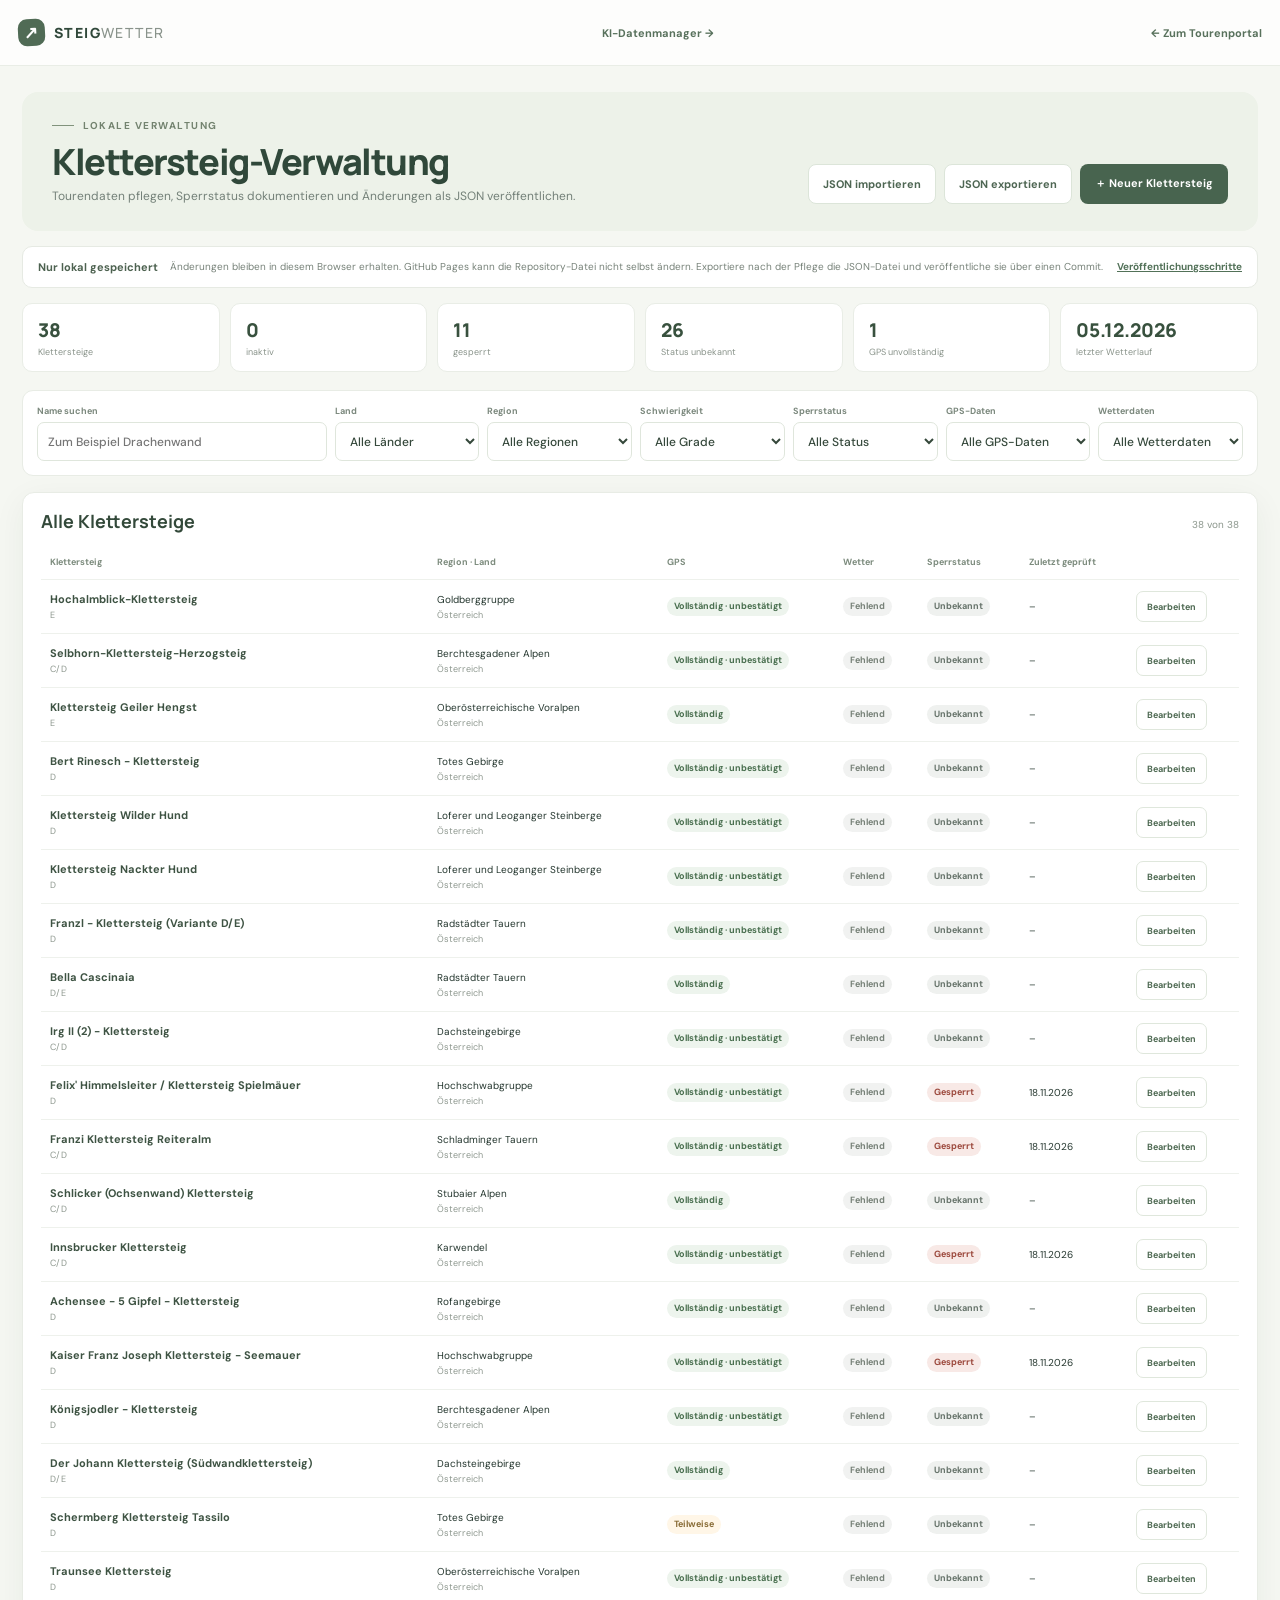
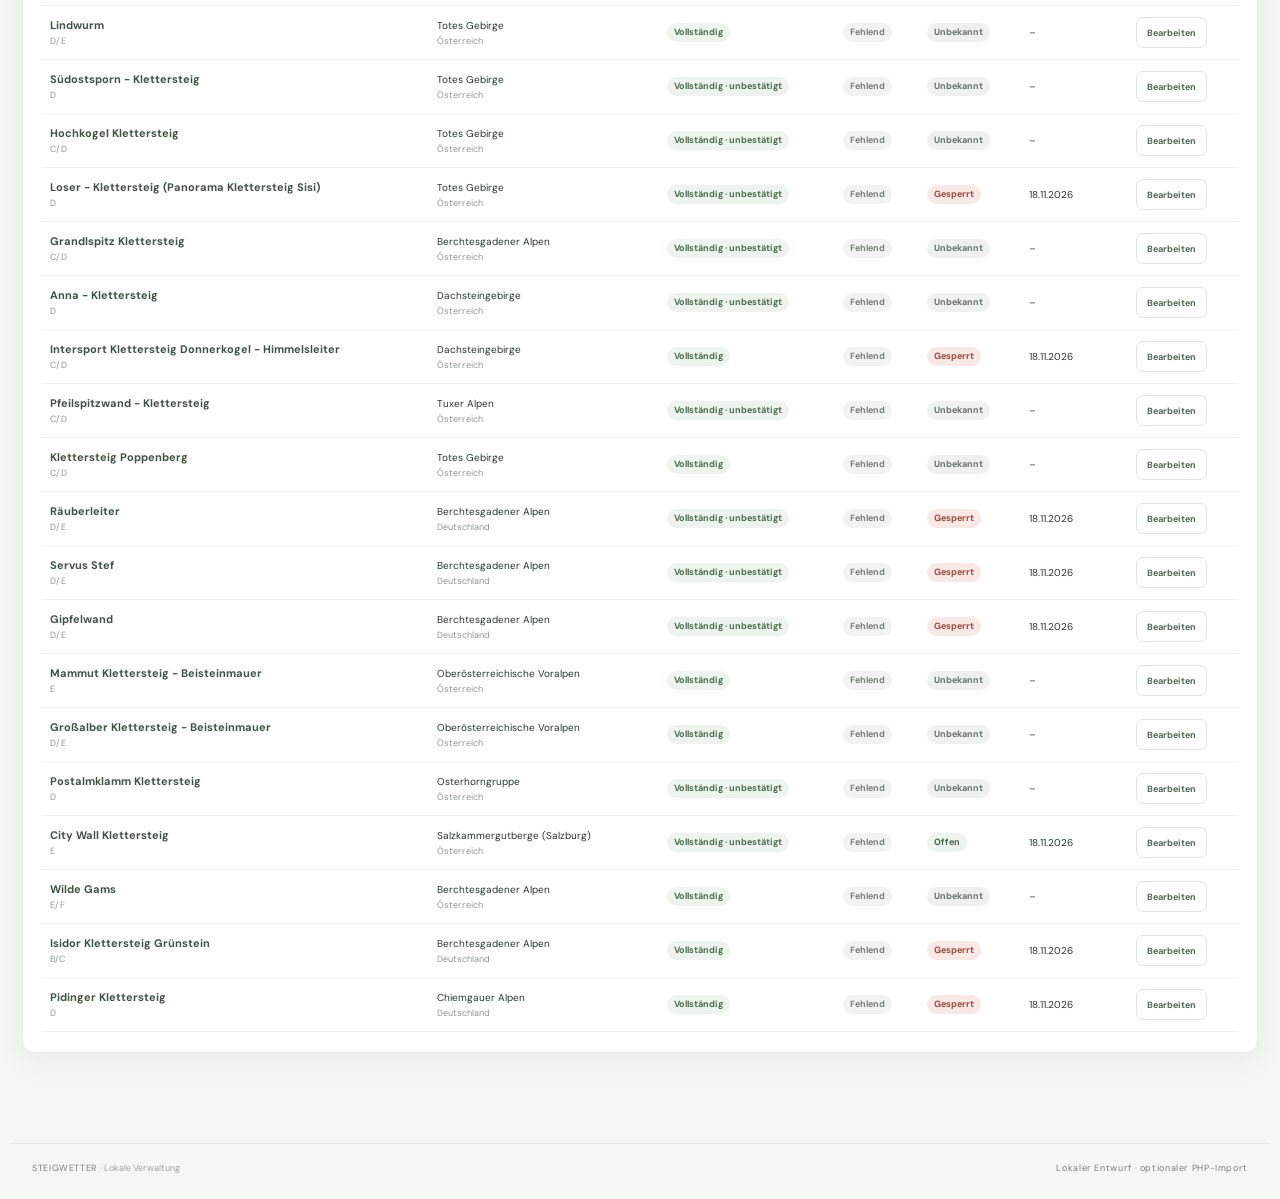
<file: admin.html>
<!doctype html>
<html lang="de">
<head>
  <meta charset="utf-8">
  <meta name="viewport" content="width=device-width, initial-scale=1">
  <meta name="theme-color" content="#f5f7f2">
  <meta name="description" content="Lokale Verwaltung der Klettersteige und Sperrstatus." />
  <title>Klettersteig-Verwaltung — Steigwetter</title>
  <link rel="icon" type="image/svg+xml" href="assets/icons/favicon.svg">
  <link rel="preconnect" href="https://fonts.googleapis.com">
  <link rel="preconnect" href="https://fonts.gstatic.com" crossorigin>
  <link href="https://fonts.googleapis.com/css2?family=DM+Sans:wght@400;500;600;700&family=Manrope:wght@500;600;700;800&display=swap" rel="stylesheet">
  <link rel="stylesheet" href="css/style.css">
  <script type="module" src="js/admin.js"></script>
</head>
<body class="admin-page">
  <header class="topbar admin-topbar">
    <a class="brand" href="index.html" aria-label="Zurück zu Steigwetter"><span class="brand-mark">↗</span><span>STEIG<span class="brand-light">WETTER</span></span></a>
    <a class="admin-back" href="admin/ai-manager.html">KI-Datenmanager →</a>
    <a class="admin-back" href="index.html">← Zum Tourenportal</a>
  </header>
  <main class="admin-shell">
    <section class="admin-hero">
      <div><div class="eyebrow"><span class="eyebrow-line"></span> LOKALE VERWALTUNG</div><h1>Klettersteig-Verwaltung</h1><p>Tourendaten pflegen, Sperrstatus dokumentieren und Änderungen als JSON veröffentlichen.</p></div>
      <div class="admin-actions">
        <button class="admin-button secondary" id="import-button" type="button">JSON importieren</button>
        <button class="admin-button secondary" id="export-button" type="button">JSON exportieren</button>
        <button class="admin-button primary" id="add-button" type="button">＋ Neuer Klettersteig</button>
        <input id="import-file" type="file" accept="application/json,.json" hidden>
      </div>
    </section>
    <div class="admin-notice" id="admin-notice" role="status" hidden></div>
    <section class="admin-storage-note"><strong>Nur lokal gespeichert</strong><span>Änderungen bleiben in diesem Browser erhalten. GitHub Pages kann die Repository-Datei nicht selbst ändern. Exportiere nach der Pflege die JSON-Datei und veröffentliche sie über einen Commit.</span><a href="README.md#administration-und-veröffentlichen">Veröffentlichungsschritte</a></section>
    <section class="admin-summary" id="admin-summary" aria-live="polite"></section>
    <section class="admin-filters" aria-label="Klettersteige filtern">
      <label class="admin-search"><span>Name suchen</span><input id="search-filter" type="search" placeholder="Zum Beispiel Drachenwand"></label>
      <label><span>Land</span><select id="country-filter"><option value="">Alle Länder</option></select></label>
      <label><span>Region</span><select id="region-filter"><option value="">Alle Regionen</option></select></label>
      <label><span>Schwierigkeit</span><select id="difficulty-filter"><option value="">Alle Grade</option></select></label>
      <label><span>Sperrstatus</span><select id="closure-filter"><option value="">Alle Status</option></select></label>
      <label><span>GPS-Daten</span><select id="gps-filter"><option value="">Alle GPS-Daten</option><option value="missing">Fehlend</option><option value="partial">Teilweise</option><option value="complete">Vollständig</option></select></label>
      <label><span>Wetterdaten</span><select id="weather-filter"><option value="">Alle Wetterdaten</option><option value="missing">Fehlend</option><option value="partial">Teilweise</option><option value="complete">Vollständig</option></select></label>
    </section>
    <section class="admin-list-section">
      <div class="admin-list-heading"><h2>Alle Klettersteige</h2><span id="visible-count"></span></div>
      <div class="admin-table-wrap"><table class="admin-table"><thead><tr><th>Klettersteig</th><th>Region · Land</th><th>GPS</th><th>Wetter</th><th>Sperrstatus</th><th>Zuletzt geprüft</th><th></th></tr></thead><tbody id="admin-table-body"></tbody></table></div>
      <div class="admin-card-list" id="admin-card-list"></div>
      <p class="admin-empty" id="admin-empty" hidden>Keine Klettersteige für diese Filter gefunden.</p>
    </section>
  </main>

  <dialog id="edit-dialog" class="admin-dialog">
    <form id="route-form" class="admin-form">
      <div class="form-heading"><div><div class="eyebrow small">TOURENDATEN</div><h2 id="form-title">Klettersteig bearbeiten</h2></div><div class="form-heading-actions"><button class="route-active-toggle is-active" id="route-active-toggle" type="button" aria-pressed="true">● Aktiv</button><button class="dialog-close" id="close-dialog" type="button" aria-label="Schließen">×</button></div></div>
      <input id="route-id" type="hidden">
      <section class="route-import-panel" id="route-import-panel" aria-labelledby="route-import-title" hidden>
        <div><div class="eyebrow small">QUELLE ZUM STARTEN</div><h3 id="route-import-title">Klettersteig per URL importieren</h3><p>Die Seite wird serverseitig gelesen. Importwerte füllen nur leere Felder und müssen vor dem Speichern geprüft werden.</p></div>
        <div class="route-import-controls"><label for="route-import-url">Touren-URL</label><div><input id="route-import-url" type="url" inputmode="url" placeholder="https://www.bergsteigen.com/touren/…" autocomplete="url"><button class="admin-button secondary" id="route-import-button" type="button">Per Server-Import laden</button></div></div>
        <p class="route-import-status" id="route-import-status" role="status" aria-live="polite"></p>
        <div class="route-import-results" id="route-import-results" hidden></div>
      </section>
      <div class="form-grid">
        <label class="span-2"><span>Name</span><input id="route-name" required maxlength="160"></label>
        <label><span>Schwierigkeit</span><input id="route-difficulty" required maxlength="12" placeholder="C/D"></label>
        <label><span>Region / Gebirgsgruppe</span><input id="route-range" required maxlength="100"></label>
        <label><span>Land</span><input id="route-country" required maxlength="80"></label>
        <label><span>AlpinVerse-Bewertung (0–5)</span><input id="route-rating" type="number" min="0" max="5" step="0.1"></label>
        <label class="span-2"><span>Beschreibung</span><textarea id="route-description" rows="3"></textarea></label>
      </div>
      <fieldset class="form-fieldset"><legend>GPS und Höhen</legend><div class="form-grid">
        <label><span>Einstieg · Latitude</span><input id="entry-lat" type="number" min="-90" max="90" step="any"></label><label><span>Einstieg · Longitude</span><input id="entry-lon" type="number" min="-180" max="180" step="any"></label><label><span>Einstieg · Höhe (m)</span><input id="entry-elevation" type="number" min="-500" max="10000" step="1"></label><label class="check-label"><input id="entry-verified" type="checkbox"><span>Einstieg GPS verifiziert</span></label><label class="span-2"><span>Einstieg · GPS-Quelle</span><input id="entry-source" type="url" placeholder="https://…"></label><label class="span-2"><span>Einstieg · Prüfhinweis</span><input id="entry-verification-note" maxlength="240"></label>
        <label><span>Gipfel/Ausstieg · Latitude</span><input id="summit-lat" type="number" min="-90" max="90" step="any"></label><label><span>Gipfel/Ausstieg · Longitude</span><input id="summit-lon" type="number" min="-180" max="180" step="any"></label><label><span>Gipfel/Ausstieg · Höhe (m)</span><input id="summit-elevation" type="number" min="-500" max="10000" step="1"></label><label class="check-label"><input id="summit-verified" type="checkbox"><span>Gipfel GPS verifiziert</span></label><label class="span-2"><span>Gipfel/Ausstieg · GPS-Quelle</span><input id="summit-source" type="url" placeholder="https://…"></label><label class="span-2"><span>Gipfel/Ausstieg · Prüfhinweis</span><input id="summit-verification-note" maxlength="240"></label>
      </div></fieldset>
      <fieldset class="form-fieldset"><legend>Zeiten und Links</legend><div class="form-grid">
        <label><span>Zustieg (Minuten)</span><input id="approach-minutes" type="number" min="0" step="1"></label><label><span>Kletterzeit (Minuten)</span><input id="climb-minutes" type="number" min="0" step="1"></label><label><span>Abstieg (Minuten)</span><input id="descent-minutes" type="number" min="0" step="1"></label><label><span>Gesamtdauer (Minuten)</span><input id="duration-minutes" type="number" min="0" step="1"></label>
        <label class="span-2"><span>Externe Tourenlinks (eine Zeile je Link: Bezeichnung | URL)</span><textarea id="route-links" rows="4" placeholder="Bergsteigen.com | https://…"></textarea></label>
      </div></fieldset>
      <fieldset class="form-fieldset closure-fieldset"><legend>Sperrstatus und Prüfung</legend><div class="form-grid">
        <label><span>Status</span><select id="closure-status"></select></label><label><span>Informationsart</span><select id="closure-source-type"><option>Offiziell bestätigt</option><option>Nicht offizielle Quelle</option><option>Nicht verifiziert</option></select></label>
        <label class="span-2"><span>Sperrgrund / Einschränkung</span><input id="closure-reason" maxlength="240"></label>
        <label><span>Gültig ab</span><input id="closure-from" type="date"></label><label><span>Gültig bis</span><input id="closure-until" type="date"></label>
        <label class="span-2"><span>Quelle der Sperrstatus-Information</span><input id="closure-source" type="url" placeholder="https://…"></label>
        <label><span>Letzte Prüfung</span><input id="closure-checked" type="date"></label>
        <label class="check-label manual-check"><input id="closure-manual" type="checkbox"><span>Manuelle Festlegung – hat Vorrang vor automatischen Angaben</span></label>
        <label class="span-2"><span>Interne Notiz</span><textarea id="closure-note" rows="2"></textarea></label>
        <div class="span-2 automatic-note" id="automatic-note"></div>
      </div></fieldset>
      <div class="form-error" id="form-error" role="alert" hidden></div>
      <div class="form-actions"><button class="admin-button secondary" id="duplicate-button" type="button">Duplizieren</button><button class="admin-button danger" id="delete-button" type="button">Löschen</button><span class="action-spacer"></span><button class="admin-button secondary" id="cancel-button" type="button">Abbrechen</button><button class="admin-button primary" type="submit">Änderungen lokal speichern</button></div>
    </form>
  </dialog>
  <footer class="footer"><span>STEIGWETTER <span class="footer-muted">· Lokale Verwaltung</span></span><span>Lokaler Entwurf · optionaler PHP-Import</span></footer>
</body>
</html>
</file>
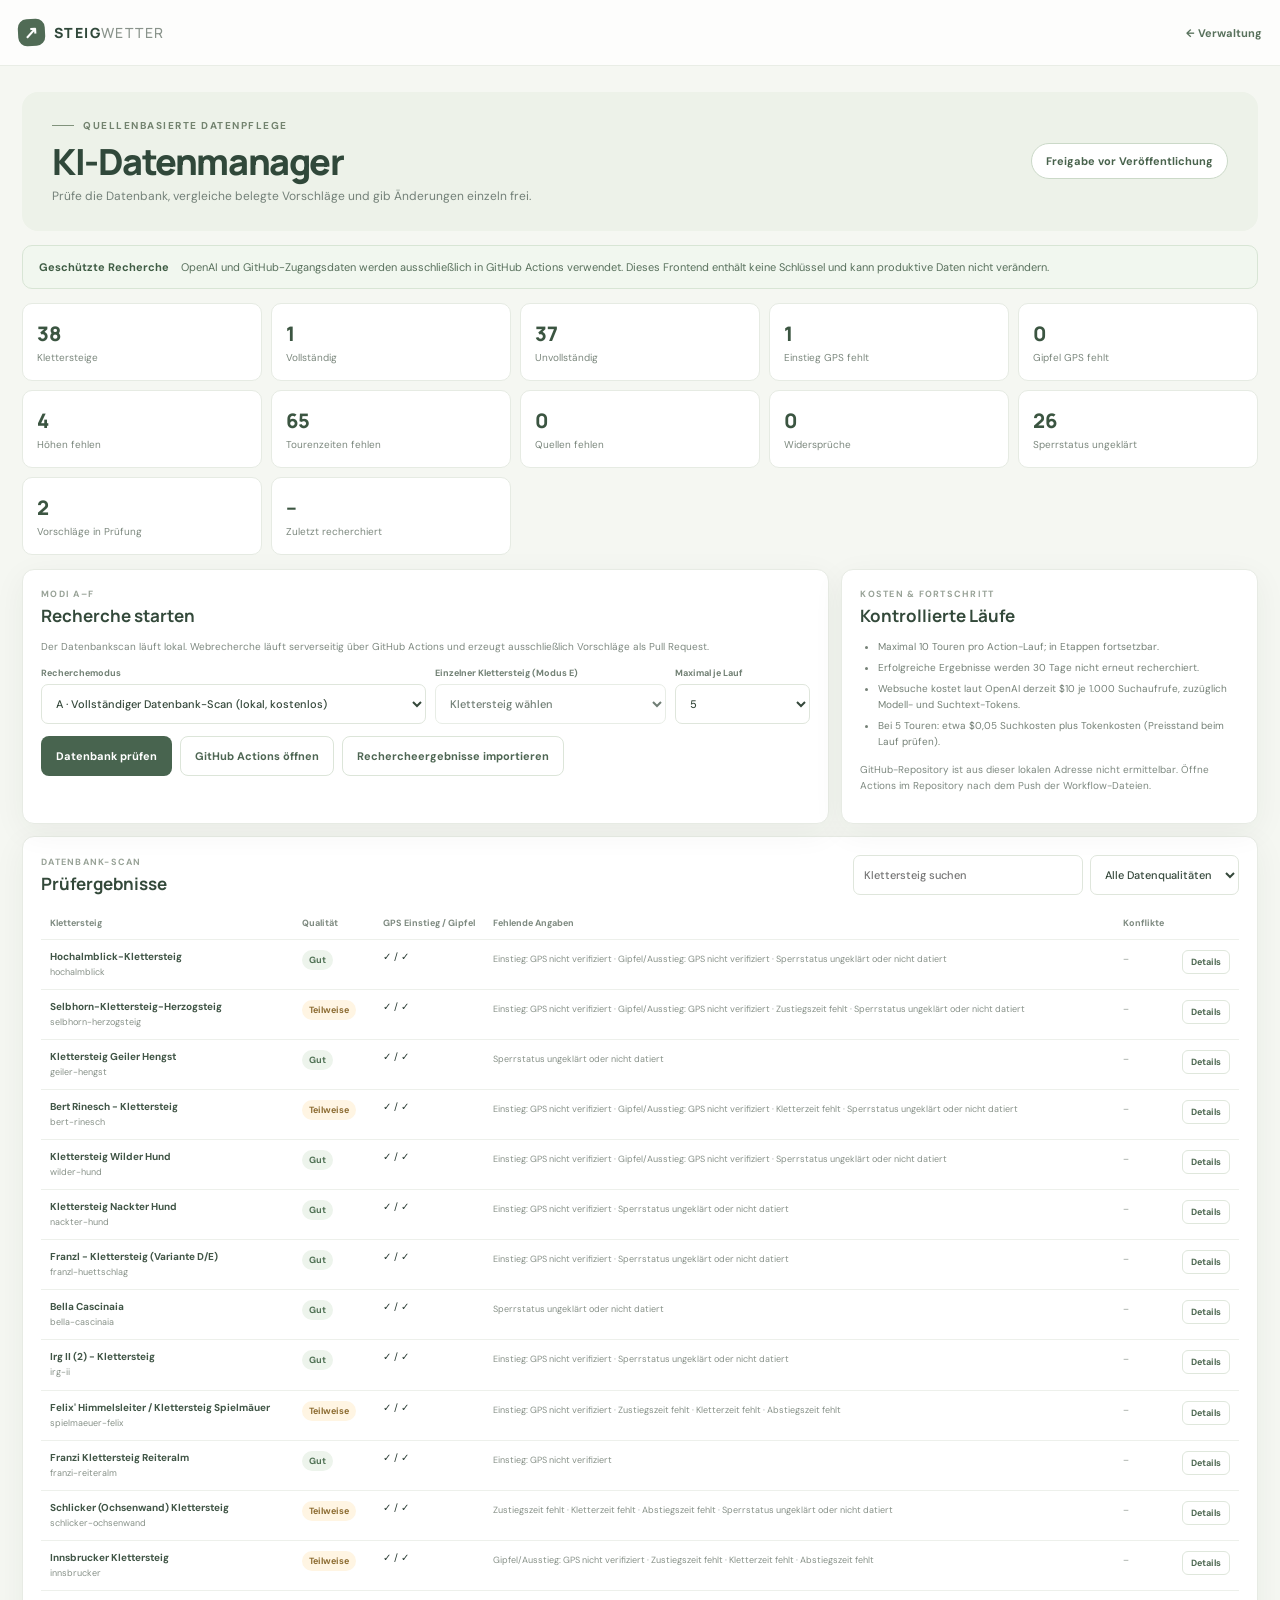
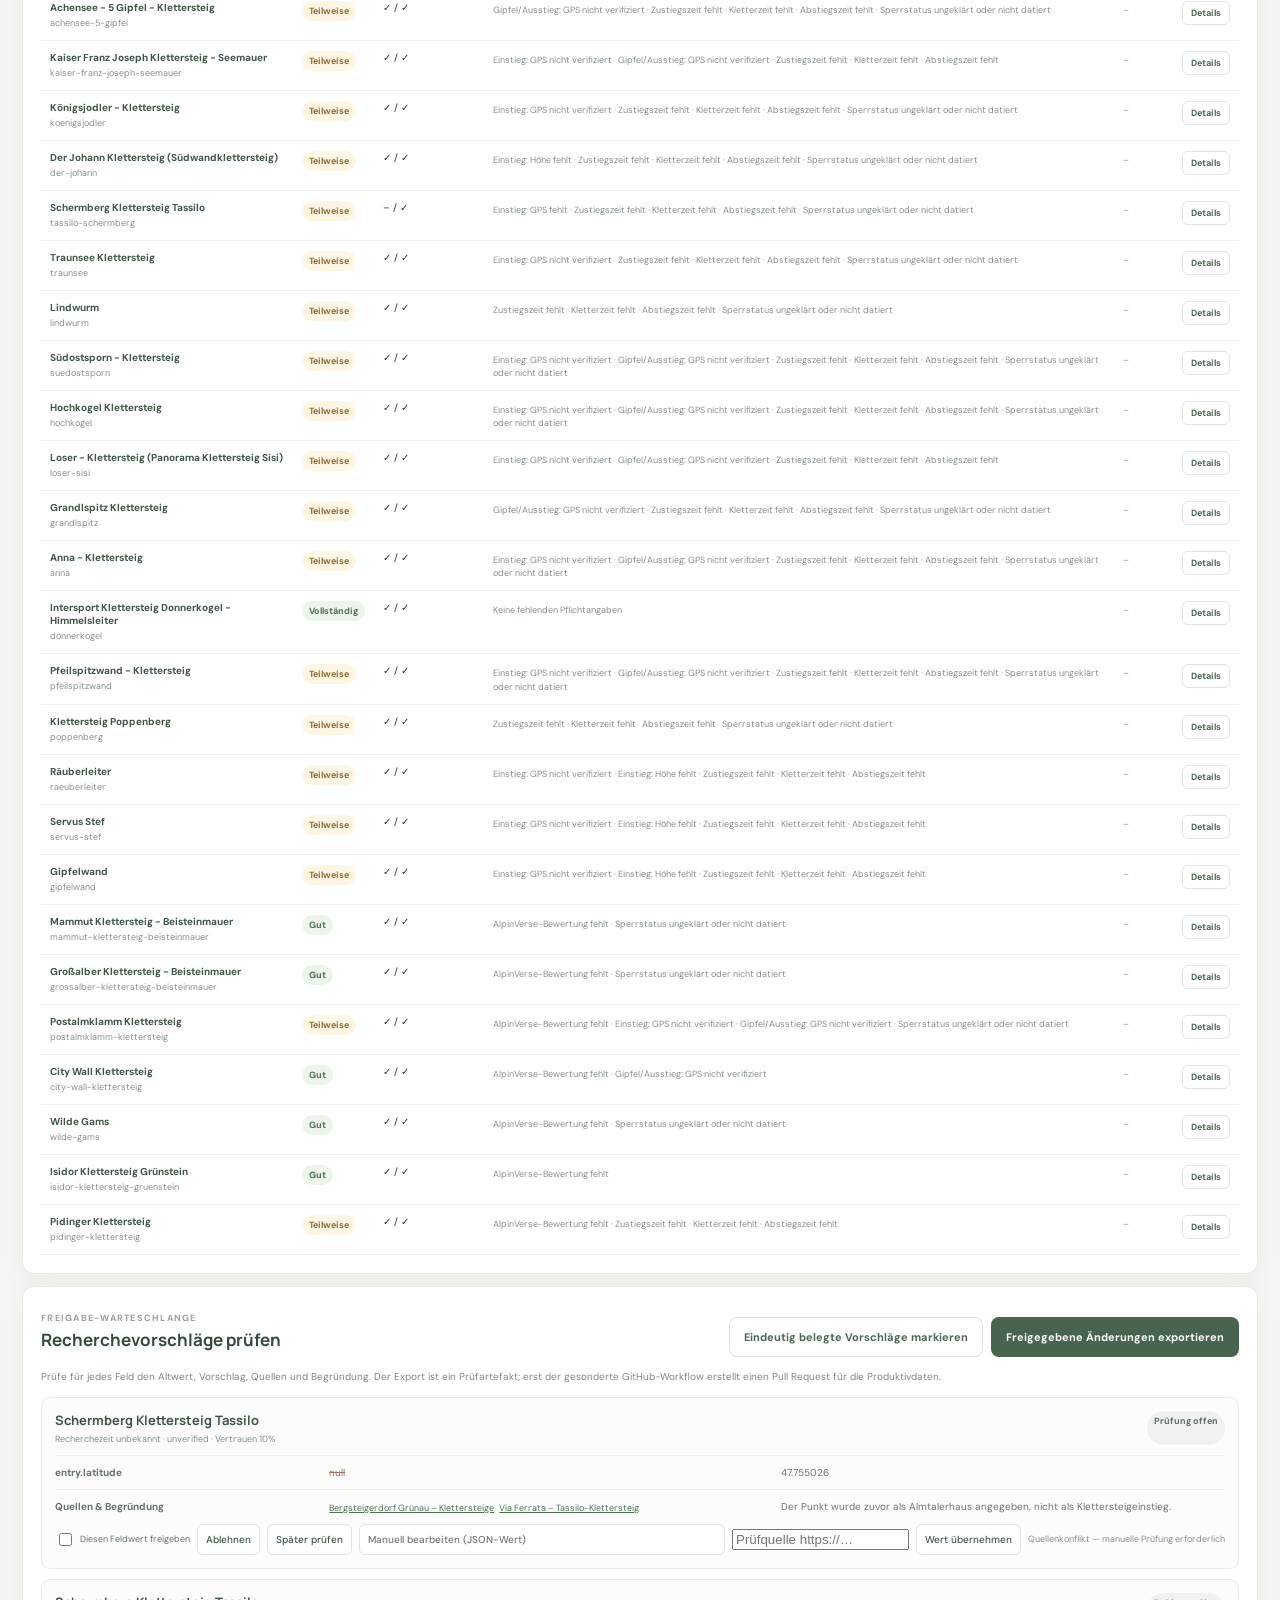
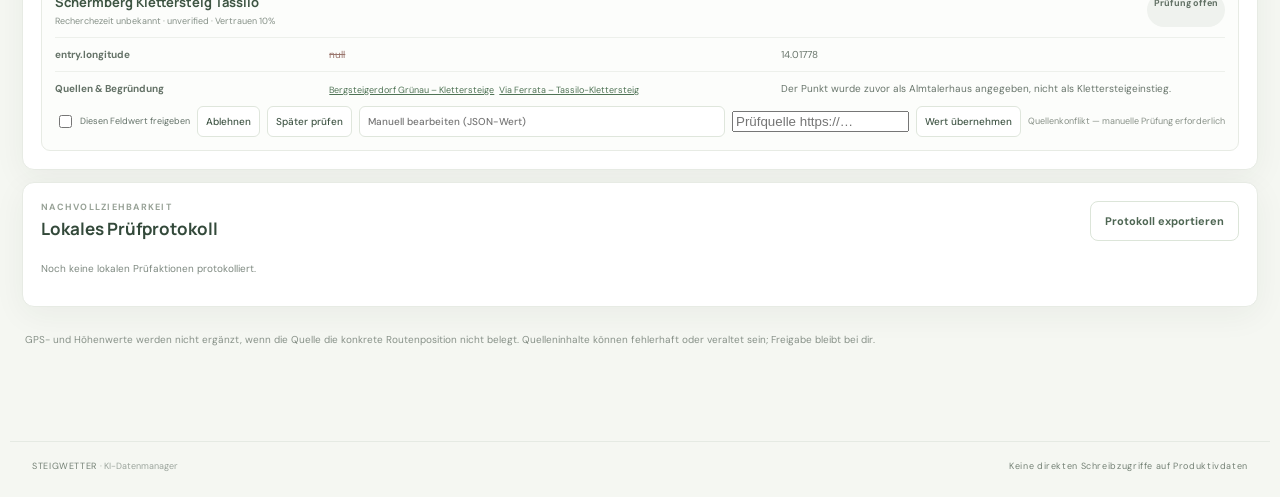
<file: admin/ai-manager.html>
<!doctype html>
<html lang="de">
<head>
  <meta charset="utf-8"><meta name="viewport" content="width=device-width, initial-scale=1"><meta name="theme-color" content="#f5f7f2">
  <title>KI-Datenmanager — Steigwetter</title>
  <link rel="icon" type="image/svg+xml" href="../assets/icons/favicon.svg"><link rel="preconnect" href="https://fonts.googleapis.com"><link rel="preconnect" href="https://fonts.gstatic.com" crossorigin>
  <link href="https://fonts.googleapis.com/css2?family=DM+Sans:wght@400;500;600;700&family=Manrope:wght@500;600;700;800&display=swap" rel="stylesheet"><link rel="stylesheet" href="../css/style.css"><link rel="stylesheet" href="../css/ai-manager.css">
  <script type="module" src="../js/ai-manager.js"></script>
</head>
<body class="admin-page ai-manager-page">
  <header class="topbar admin-topbar"><a class="brand" href="../index.html"><span class="brand-mark">↗</span><span>STEIG<span class="brand-light">WETTER</span></span></a><a class="admin-back" href="../admin.html">← Verwaltung</a></header>
  <main class="admin-shell ai-shell">
    <section class="admin-hero ai-hero"><div><div class="eyebrow"><span class="eyebrow-line"></span> QUELLENBASIERTE DATENPFLEGE</div><h1>KI-Datenmanager</h1><p>Prüfe die Datenbank, vergleiche belegte Vorschläge und gib Änderungen einzeln frei.</p></div><div class="ai-hero-badge">Freigabe vor Veröffentlichung</div></section>
    <div class="ai-security-note"><strong>Geschützte Recherche</strong><span>OpenAI und GitHub-Zugangsdaten werden ausschließlich in GitHub Actions verwendet. Dieses Frontend enthält keine Schlüssel und kann produktive Daten nicht verändern.</span></div>
    <div id="manager-notice" class="admin-notice" role="status" hidden></div>
    <section id="metrics" class="ai-metrics" aria-label="Datenbank-Kennzahlen"></section>
    <section class="ai-workbench"><div class="ai-panel"><div class="ai-panel-heading"><div><div class="eyebrow small">MODI A–F</div><h2>Recherche starten</h2></div></div>
      <p class="ai-muted">Der Datenbankscan läuft lokal. Webrecherche läuft serverseitig über GitHub Actions und erzeugt ausschließlich Vorschläge als Pull Request.</p>
      <div class="ai-controls"><label><span>Recherchemodus</span><select id="research-mode"><option value="scan">A · Vollständiger Datenbank-Scan (lokal, kostenlos)</option><option value="gps">B · Fehlende GPS-Daten</option><option value="tour">C · Fehlende Tourendaten</option><option value="closure">D · Sperrstatus prüfen</option><option value="single">E · Einzelnen Klettersteig</option><option value="all">F · Gesamtdatenbank aktualisieren</option></select></label><label><span>Einzelner Klettersteig (Modus E)</span><select id="route-select"><option value="">Klettersteig wählen</option></select></label><label><span>Maximal je Lauf</span><select id="batch-size"><option>1</option><option>3</option><option selected>5</option><option>10</option></select></label></div>
      <div class="ai-actions"><button class="admin-button primary" id="scan-button" type="button">Datenbank prüfen</button><a class="admin-button secondary" id="actions-link" href="https://github.com" target="_blank" rel="noopener">GitHub Actions öffnen</a><button class="admin-button secondary" id="import-results-button" type="button">Rechercheergebnisse importieren</button><input id="results-file" type="file" accept="application/json,.json" hidden></div>
      <div class="ai-progress" id="scan-progress" hidden><div><span id="progress-label">Scan läuft</span><b id="progress-count"></b></div><progress id="progress-bar" max="100" value="0"></progress></div>
    </div><aside class="ai-panel ai-cost-panel"><div class="eyebrow small">KOSTEN &amp; FORTSCHRITT</div><h2>Kontrollierte Läufe</h2><ul><li>Maximal 10 Touren pro Action-Lauf; in Etappen fortsetzbar.</li><li>Erfolgreiche Ergebnisse werden 30 Tage nicht erneut recherchiert.</li><li>Websuche kostet laut OpenAI derzeit $10 je 1.000 Suchaufrufe, zuzüglich Modell- und Suchtext-Tokens.</li><li>Bei 5 Touren: etwa $0,05 Suchkosten plus Tokenkosten (Preisstand beim Lauf prüfen).</li></ul><p id="workflow-setup" class="ai-muted"></p></aside></section>
    <section class="ai-panel ai-results-panel"><div class="ai-panel-heading"><div><div class="eyebrow small">DATENBANK-SCAN</div><h2>Prüfergebnisse</h2></div><div class="ai-filter-row"><input id="route-search" type="search" placeholder="Klettersteig suchen"><select id="quality-filter"><option value="">Alle Datenqualitäten</option><option>Fehlerhaft</option><option>Unvollständig</option><option>Teilweise</option><option>Gut</option><option>Vollständig</option></select></div></div><div class="ai-table-wrap"><table class="ai-table"><thead><tr><th>Klettersteig</th><th>Qualität</th><th>GPS Einstieg / Gipfel</th><th>Fehlende Angaben</th><th>Konflikte</th><th></th></tr></thead><tbody id="scan-rows"></tbody></table></div><div class="ai-route-cards" id="scan-cards"></div><p id="empty-state" class="ai-empty" hidden>Keine Klettersteige für diesen Filter gefunden.</p></section>
    <section class="ai-panel ai-review-panel"><div class="ai-panel-heading"><div><div class="eyebrow small">FREIGABE-WARTESCHLANGE</div><h2>Recherchevorschläge prüfen</h2></div><div class="ai-actions"><button class="admin-button secondary" id="approve-clear-button" type="button">Eindeutig belegte Vorschläge markieren</button><button class="admin-button primary" id="export-approved-button" type="button">Freigegebene Änderungen exportieren</button></div></div><p class="ai-muted">Prüfe für jedes Feld den Altwert, Vorschlag, Quellen und Begründung. Der Export ist ein Prüfartefakt; erst der gesonderte GitHub-Workflow erstellt einen Pull Request für die Produktivdaten.</p><div id="proposal-list" class="proposal-list"></div><p id="proposal-empty" class="ai-empty">Noch keine Recherchevorschläge geladen. Starte einen GitHub-Actions-Lauf und importiere danach dessen Ergebnisdatei.</p></section>
    <section class="ai-panel ai-history-panel"><div class="ai-panel-heading"><div><div class="eyebrow small">NACHVOLLZIEHBARKEIT</div><h2>Lokales Prüfprotokoll</h2></div><button id="export-history-button" class="admin-button secondary" type="button">Protokoll exportieren</button></div><div id="history-list" class="ai-history-list"></div></section>
    <div class="ai-footnote">GPS- und Höhenwerte werden nicht ergänzt, wenn die Quelle die konkrete Routenposition nicht belegt. Quelleninhalte können fehlerhaft oder veraltet sein; Freigabe bleibt bei dir.</div>
  </main>
  <footer class="footer"><span>STEIGWETTER <span class="footer-muted">· KI-Datenmanager</span></span><span>Keine direkten Schreibzugriffe auf Produktivdaten</span></footer>
</body></html>
</file>
<file: css/style.css>
:root{--ink:#25372f;--muted:#79847d;--line:#e9ede6;--surface:#fff;--canvas:#f5f7f2;--green:#536d59;--deep:#30483a;--pale:#eaf0e6;--gold:#c79245;--red:#bd6452;--shadow:0 8px 32px rgba(41,58,45,.055)}
.weather-diagnostics{max-width:1260px;margin:22px auto;padding:14px 18px;background:#fff;border:1px solid var(--line);border-radius:12px;box-shadow:var(--shadow)}.weather-diagnostics summary{font:700 13px Manrope,sans-serif;color:var(--ink);cursor:pointer}.diagnostic-toolbar{display:flex;align-items:center;justify-content:space-between;gap:12px;margin:13px 0;color:var(--muted);font-size:11px}.diagnostic-toolbar button{border:1px solid #dfe7dc;border-radius:7px;background:#f5f8f2;padding:8px 11px;color:var(--deep);font:600 10px "DM Sans",sans-serif;cursor:pointer}.diagnostic-table-wrap{overflow:auto;max-height:420px}.weather-diagnostics table{width:100%;border-collapse:collapse;white-space:nowrap;font-size:10px}.weather-diagnostics th,.weather-diagnostics td{padding:8px;text-align:left;border-bottom:1px solid #edf0eb}.weather-diagnostics th{position:sticky;top:0;background:#f7f9f5;color:#718071}.weather-diagnostics td:nth-child(8){white-space:normal;min-width:210px;max-width:350px;color:#8b6d58}.weather-diagnostics td:first-child{font-weight:600;color:#405346}@media(max-width:700px){.weather-diagnostics{margin:16px 14px;padding:12px}.diagnostic-toolbar{align-items:flex-start;flex-direction:column}}
*{box-sizing:border-box}body{margin:0;background:var(--canvas);color:var(--ink);font-family:"DM Sans",sans-serif;font-size:14px;-webkit-font-smoothing:antialiased}button,select{font:inherit}.topbar{height:66px;padding:0 max(22px,calc((100% - 1260px)/2));display:flex;align-items:center;justify-content:space-between;border-bottom:1px solid #e9ede6;background:rgba(255,255,255,.78)}.brand{display:flex;align-items:center;gap:9px;color:var(--deep);font-family:Manrope,sans-serif;font-size:14px;font-weight:800;letter-spacing:.1em;text-decoration:none}.brand-mark{width:27px;height:27px;display:grid;place-items:center;color:white;background:#506b55;border-radius:9px;font-size:17px;transform:rotate(-3deg)}.brand-light{font-weight:500;color:#89938b}.topbar-right{display:flex;align-items:center;gap:9px;font-size:12px;color:var(--muted)}.live-dot,.condition-dot{width:7px;height:7px;border-radius:50%;background:#6a9b70;display:inline-block}.icon-button{width:34px;height:34px;border:1px solid var(--line);border-radius:50%;background:#fff;color:var(--green);font-size:20px;cursor:pointer;transition:.2s}.icon-button:hover{background:var(--pale)}.spinning{animation:spin .8s linear infinite}@keyframes spin{to{transform:rotate(360deg)}}.page-shell{max-width:1260px;margin:0 auto;padding:0 22px}.hero{position:relative;min-height:250px;margin:27px 0 22px;padding:40px 48px;overflow:hidden;border-radius:18px;background:#edf2e9}.hero-copy{position:relative;z-index:1;max-width:570px}.eyebrow{display:flex;align-items:center;gap:9px;color:#73836f;font-size:10px;font-weight:700;letter-spacing:.15em}.eyebrow-line{width:22px;height:1px;background:#81937c}.hero h1{margin:17px 0 12px;font:800 clamp(32px,4vw,47px)/1.08 Manrope,sans-serif;letter-spacing:-.045em;color:#2f4536}.hero h1 span{color:#748873}.hero p{margin:0;color:#758078;font-size:14px}.hero-art{position:absolute;right:0;bottom:0;width:49%;height:100%;opacity:.94}.hero-art svg{position:absolute;right:0;bottom:0;width:100%;height:100%}.sun{position:absolute;right:21%;top:23%;height:45px;width:45px;border-radius:50%;background:#f0d6a0}.art-label{position:absolute;right:33px;top:24px;font-size:9px;letter-spacing:.15em;color:#788879}.toolbar{min-height:70px;display:flex;align-items:center;gap:18px;padding:0 2px 17px;border-bottom:1px solid #e4e9e1}.day-switch{display:flex;padding:4px;background:#e9eee6;border-radius:10px;gap:3px}.day-tab{border:0;background:transparent;padding:9px 17px;color:#79847d;font-size:12px;font-weight:600;border-radius:7px;cursor:pointer;transition:.18s}.day-tab:hover{color:var(--deep)}.day-tab.active{color:#344d3b;background:white;box-shadow:0 2px 6px #263a3012}.origin-select{position:relative;margin-left:auto;display:flex;flex-direction:column;gap:2px;min-width:202px;padding:7px 34px 7px 13px;border:1px solid #e1e7de;background:#fff;border-radius:8px}.origin-select>span:first-child{font-size:8px;color:#8c968d;letter-spacing:.12em;font-weight:700}.origin-select select{appearance:none;border:0;outline:0;background:transparent;color:#394a3e;font-weight:600;font-size:12px;cursor:pointer}.select-chevron{position:absolute;right:13px;bottom:10px;color:#7e8c81;pointer-events:none}.toolbar-date{min-width:128px;text-align:right;font-size:12px;color:var(--muted)}.content-grid{display:grid;grid-template-columns:minmax(0,1.45fr) minmax(320px,.85fr);gap:26px;padding-top:27px;align-items:start}.section-heading,.map-heading{display:flex;align-items:end;justify-content:space-between;margin-bottom:15px}.eyebrow.small{font-size:9px;color:#98a297;letter-spacing:.14em}.section-heading h2,.map-heading h2{font:700 21px/1.2 Manrope,sans-serif;letter-spacing:-.025em;margin:6px 0 0;color:#2c4034}.result-count{font-size:11px;color:#98a198;padding-bottom:2px}.loading-state{display:flex;align-items:center;gap:12px;padding:22px;color:#819087;font-size:12px}.spinner{width:20px;height:20px;border:2px solid #d9e2d7;border-top-color:#5d7c60;border-radius:50%;animation:spin .8s linear infinite}.error-banner{margin:12px 0;padding:13px 15px;background:#fff3ec;border:1px solid #f3d9cb;border-radius:10px;color:#8b5140;font-size:12px}.error-banner span{color:#9b756a}.tour-list{display:grid;gap:11px}.tour-card{position:relative;display:grid;grid-template-columns:39px 1fr 22px;gap:10px;padding:15px 15px 13px;background:var(--surface);border:1px solid #edf0eb;border-radius:13px;box-shadow:var(--shadow);cursor:pointer;transition:transform .18s,border-color .18s,box-shadow .18s}.tour-card:hover,.tour-card:focus-visible{transform:translateY(-2px);border-color:#d1ddcd;box-shadow:0 12px 30px rgba(41,58,45,.1);outline:0}.tour-card.is-disabled{background:#fbfcfa}.rank{width:30px;height:30px;display:grid;place-items:center;border-radius:9px;background:#f0f4ee;color:#718572;font:700 11px Manrope,sans-serif}.tour-title-line{display:flex;justify-content:space-between;gap:8px}.tour-location{font-size:9px;letter-spacing:.08em;text-transform:uppercase;color:#9aa39b;font-weight:600}.tour-title-line h3{margin:4px 0 3px;font:700 15px/1.25 Manrope,sans-serif;letter-spacing:-.02em}.tour-subtitle{color:#78847b;font-size:10px}.tour-subtitle span{margin:0 4px;color:#c0c8bf}.score-wrap{min-width:42px;display:grid;grid-template-columns:auto 1fr;align-items:center;justify-items:end;column-gap:5px;align-content:start;color:#59755d}.score-wrap strong{font:800 20px Manrope,sans-serif;letter-spacing:-.04em}.score-wrap small{grid-column:1/3;color:#a1aaa0;font-size:7px;letter-spacing:.1em}.status-icon{font-size:15px}.status-icon.limited{color:var(--gold)}.status-icon.bad{color:var(--red)}.status-icon.unknown{color:#a3aba4}.condition-label{display:inline-flex;align-items:center;gap:6px;margin:9px 0 10px;padding:4px 8px;border-radius:15px;background:#edf4ed;color:#58795d;font-size:9px;font-weight:700}.condition-label .condition-dot{width:6px;height:6px;background:#6a9b70}.condition-label.limited{background:#faf2e5;color:#9b763d}.condition-label.limited .condition-dot{background:#d5a24b}.condition-label.bad{background:#f8ece8;color:#a55c4a}.condition-label.bad .condition-dot{background:#c86b54}.condition-label.unknown{background:#eff1ef;color:#818b83}.condition-label.unknown .condition-dot{background:#9aa39b}.card-metrics{display:grid;grid-template-columns:1.2fr 1fr;gap:10px 8px;padding:10px 0;border-top:1px solid #f0f2ef;border-bottom:1px solid #f0f2ef}.metric{display:flex;align-items:center;gap:7px;min-width:0}.metric-icon{width:18px;color:#899c89;font-size:15px;text-align:center}.metric b{display:block;white-space:nowrap;color:#44594a;font-size:10px;font-weight:700}.metric b i{font-style:normal;color:#879188;font-weight:500}.metric small{display:block;margin-top:2px;color:#a0a8a1;font-size:8px}.card-bottom{display:flex;align-items:center;justify-content:space-between;gap:6px;padding-top:9px}.distance{font-size:9px;color:#77847a;white-space:nowrap}.distance>b{color:#475d4b}.distance span{margin-left:2px}.quality-chip{font-size:8px;color:#89948a;white-space:nowrap}.reason-line{margin-top:8px;font-size:9px;color:#89928b;line-height:1.45}.reason-line span{color:#a3aaa2}.card-arrow{align-self:start;color:#b5c0b5;font-size:17px}.tour-card.is-disabled .score-wrap{color:#9ca79d}.map-panel{position:sticky;top:16px;padding:17px;background:white;border:1px solid #edf0eb;border-radius:14px;box-shadow:var(--shadow)}.map-heading{align-items:center;margin:0 0 14px}.map-heading h2{font-size:18px}.map-pin-count{display:flex;align-items:center;gap:5px;color:#778779;font-size:12px}.map-pin-count:first-letter{font-size:17px}#map{height:360px;overflow:hidden;border-radius:9px;background:#e9eee7;z-index:0}.leaflet-container{font-family:"DM Sans",sans-serif}.leaflet-popup-content-wrapper{border-radius:9px}.leaflet-popup-content{font-size:11px;line-height:1.8}.popup-link{border:0;padding:0;background:transparent;color:#55755a;font-weight:700;cursor:pointer}.map-legend{display:grid;grid-template-columns:1fr 1fr;gap:9px 7px;padding:15px 3px 11px;color:#79847d;font-size:9px}.map-legend span{display:flex;align-items:center;gap:7px}.legend-dot{width:8px;height:8px;border-radius:50%;display:inline-block}.legend-dot.good{background:#8ba86c}.legend-dot.fair{background:#d5a24b}.legend-dot.bad{background:#c86b54}.legend-origin{width:8px;height:8px;border-radius:50%;display:inline-block;background:#30483a}.map-footer{border-top:1px solid #eff2ed;padding:10px 3px 0;color:#a0a7a0;font-size:8px}.disclaimer{margin:13px 2px;color:#999f98;font-size:9px;line-height:1.6}.footer{max-width:1260px;margin:38px auto 0;padding:18px 22px 25px;border-top:1px solid #e5eae3;display:flex;justify-content:space-between;color:#748175;font-size:9px;letter-spacing:.07em}.footer-muted{color:#9ca59d;letter-spacing:0}.detail-dialog{width:min(780px,calc(100% - 24px));max-height:90vh;padding:0;border:0;border-radius:16px;box-shadow:0 24px 90px #24342f55;color:var(--ink)}.detail-dialog::backdrop{background:#24342f8c;backdrop-filter:blur(3px)}#detail-content{position:relative;padding:28px 32px 30px;overflow:auto}.dialog-close{position:absolute;right:17px;top:14px;border:0;background:#eff3ed;border-radius:50%;width:31px;height:31px;color:#607260;font-size:20px;cursor:pointer}.detail-kicker{font-size:9px;letter-spacing:.11em;text-transform:uppercase;color:#8a9988}.detail-dialog h2{margin:7px 38px 8px 0;font:800 24px Manrope,sans-serif;letter-spacing:-.035em}.detail-lead{margin:0;color:#748077;font-size:12px;line-height:1.65}.detail-score{display:flex;align-items:center;gap:12px;padding:16px;margin:17px 0;background:#f0f4ed;border-radius:11px}.score-number{font:800 32px Manrope,sans-serif;color:#57775a}.detail-score b,.detail-score small{display:block}.detail-score small{margin-top:3px;color:#869187;font-size:10px}.weather-points{display:grid;grid-template-columns:1fr 1fr;gap:12px}.weather-point{padding:15px;border:1px solid #e9eee7;border-radius:11px}.weather-point h3,.detail-section h3{margin:0 0 12px;font:700 13px Manrope,sans-serif}.weather-reading{display:flex;align-items:baseline;gap:8px;margin-bottom:12px}.weather-reading strong{font:800 26px Manrope,sans-serif;color:#435d48}.weather-reading span{font-size:9px;color:#879187}.weather-metrics{display:grid;grid-template-columns:1fr 1fr;gap:8px}.weather-metrics span{color:#89938a;font-size:9px}.weather-metrics b{display:block;margin-top:3px;color:#405346;font-size:11px}.detail-section{margin-top:20px}.hourly-table-wrap{overflow:auto;border:1px solid #edf0eb;border-radius:9px}.hourly-table{width:100%;border-collapse:collapse;white-space:nowrap;font-size:10px}.hourly-table th,.hourly-table td{padding:8px 10px;text-align:left;border-bottom:1px solid #f0f2ef}.hourly-table th{background:#f7f9f5;color:#839083;font-weight:600}.hourly-table tr:last-child td{border-bottom:0}.detail-note{color:#929b93;font-size:9px;line-height:1.55}.detail-links{display:flex;gap:8px;flex-wrap:wrap;margin:18px 0}.detail-links a{padding:7px 10px;border:1px solid #e3eae1;border-radius:7px;color:#55735b;font-size:10px;text-decoration:none}.detail-links a:hover{background:#f2f6ef}.map-fallback{padding:30px;color:#78877b;font-size:12px}
@media(max-width:900px){.content-grid{grid-template-columns:minmax(0,1fr) minmax(280px,.8fr);gap:17px}.hero{padding:34px}.hero-art{width:45%}.tour-card{grid-template-columns:32px 1fr 18px;padding:13px 11px}.card-metrics{gap:9px 4px}.metric{gap:4px}.metric b{font-size:9px}.map-panel{padding:13px}#map{height:320px}}
@media(max-width:700px){.topbar{height:58px;padding:0 16px}.page-shell{padding:0 14px}.hero{min-height:237px;margin:16px 0 14px;padding:27px 23px;border-radius:15px}.hero h1{font-size:34px;max-width:390px}.hero p{max-width:280px;font-size:12px;line-height:1.55}.hero-art{width:67%;height:57%;opacity:.54}.art-label{right:16px;top:12px;font-size:7px}.toolbar{flex-wrap:wrap;gap:10px;padding:0 0 13px}.day-switch{width:100%;justify-content:space-between}.day-tab{flex:1;padding:10px 6px;font-size:11px}.origin-select{margin:0;flex:1}.toolbar-date{min-width:auto;flex:1;font-size:10px}.content-grid{display:flex;flex-direction:column;gap:22px;padding-top:21px}.recommendations{width:100%}.section-heading h2{font-size:19px}.map-panel{position:static;width:100%;order:2}#map{height:300px}.tour-card{grid-template-columns:28px minmax(0,1fr) 16px;gap:7px;padding:12px 10px}.rank{width:25px;height:25px}.tour-title-line h3{font-size:13px}.tour-location{font-size:8px}.tour-subtitle{font-size:9px}.score-wrap{min-width:35px}.score-wrap strong{font-size:18px}.card-metrics{gap:9px 1px}.metric-icon{width:15px;font-size:13px}.metric b{font-size:9px}.metric small{font-size:7px}.distance{font-size:8px}.quality-chip{font-size:7px}.reason-line{font-size:8px}.footer{margin-top:25px;padding:16px 14px 22px;font-size:8px}.weather-points{grid-template-columns:1fr}.detail-dialog{max-height:94vh}#detail-content{padding:23px 18px}.detail-dialog h2{font-size:21px}.topbar-right{font-size:10px}}
@media(max-width:390px){.hero h1{font-size:30px}.card-metrics{grid-template-columns:1fr 1fr}.card-bottom{align-items:flex-start;flex-direction:column}.quality-chip{display:none}.tour-card{grid-template-columns:24px minmax(0,1fr) 14px;gap:6px}.rank{width:23px;height:23px}.distance span{font-size:7px}.day-tab{font-size:10px}}
.filter-bar{display:flex;align-items:end;gap:10px;padding:14px 2px 0}.filter-bar label{display:flex;flex-direction:column;gap:4px;min-width:140px}.filter-bar label span{font-size:8px;color:#8c968d;letter-spacing:.12em;font-weight:700}.filter-bar select{min-height:35px;padding:0 28px 0 10px;border:1px solid #e1e7de;border-radius:8px;background:#fff;color:#394a3e;font-size:11px}.filter-bar button{min-height:35px;padding:0 10px;border:1px solid #e1e7de;border-radius:8px;background:transparent;color:#69796b;font-size:10px;cursor:pointer}.filter-bar button:hover{background:#fff}@media(max-width:700px){.filter-bar{display:grid;grid-template-columns:1fr 1fr;gap:8px;padding-top:10px}.filter-bar label{min-width:0}.filter-bar button{grid-column:1/-1}}
.community-rating{margin:0 0 13px;color:#819084;font-size:11px}.community-rating b{color:#586f5a}
.dashboard-admin-link{display:inline-flex;align-items:center;min-height:32px;padding:0 11px;border:1px solid #dfe7dc;border-radius:8px;background:#fff;color:#48634e;text-decoration:none;font-size:10px;font-weight:700;white-space:nowrap}.dashboard-admin-link:hover{background:#f2f6ef}.closure-dashboard-notice{margin:14px 0 0;padding:11px 14px;border:1px solid #edcfaa;border-radius:9px;background:#fff8ec;color:#806133;font-size:11px;line-height:1.5}.dashboard-closure-chip{display:inline-flex;align-items:center;margin:0 0 7px;padding:4px 8px;border-radius:99px;font-size:9px;font-weight:700}.closure-open{background:#edf4ed;color:#426848}.closure-closed{background:#f8e9e6;color:#9c493d}.closure-partial-closed,.closure-restricted{background:#fff2dd;color:#8b672d}.closure-unknown{background:#eff1ef;color:#66736a}.closure-detail{margin:15px 0;padding:13px 15px;border-radius:10px;font-size:11px;line-height:1.5}.closure-detail>div b,.closure-detail>div span,.closure-detail small{display:block}.closure-detail>div span{margin-top:3px}.closure-detail p{margin:8px 0}.closure-detail small{margin-top:4px;color:inherit;opacity:.82}.closure-detail a{color:inherit;font-weight:700}.closure-detail.closure-closed{background:#fff2ef;border:1px solid #efc9c2}.closure-detail.closure-partial-closed,.closure-detail.closure-restricted{background:#fff8ec;border:1px solid #f0dfbd}.closure-detail.closure-open{background:#f0f6ef;border:1px solid #d8e7d6}.closure-detail.closure-unknown{background:#f3f5f2;border:1px solid #e2e7e0}

/* Local, GitHub-Pages-compatible administration */
.admin-page{min-height:100vh}.admin-topbar{padding-left:max(18px,calc((100% - 1320px)/2));padding-right:max(18px,calc((100% - 1320px)/2))}.admin-back{color:#58715c;font-size:11px;font-weight:700;text-decoration:none}.admin-shell{max-width:1320px;margin:0 auto;padding:26px 22px 52px}.admin-hero{display:flex;align-items:flex-end;justify-content:space-between;gap:24px;padding:27px 30px;border-radius:16px;background:#edf2e9}.admin-hero h1{margin:10px 0 6px;color:#30483a;font:800 clamp(26px,3vw,36px)/1.1 Manrope,sans-serif;letter-spacing:-.04em}.admin-hero p{margin:0;color:#738078;font-size:12px}.admin-actions{display:flex;flex-wrap:wrap;justify-content:flex-end;gap:8px}.admin-button{display:inline-flex;align-items:center;justify-content:center;min-height:40px;padding:0 14px;border:1px solid transparent;border-radius:8px;font-size:11px;font-weight:700;cursor:pointer;transition:.15s}.admin-button.primary{background:#48644f;color:#fff}.admin-button.primary:hover{background:#354d3b}.admin-button.secondary{border-color:#dce5d9;background:#fff;color:#4e6653}.admin-button.secondary:hover{background:#f5f8f3}.admin-button.danger{border-color:#efcfca;background:#fff5f2;color:#a25145}.admin-button.danger:hover{background:#fbe9e5}.admin-notice{margin:14px 0;padding:12px 15px;border:1px solid #d8e5d5;border-radius:9px;background:#f2f7ef;color:#47644b;font-size:11px;line-height:1.5}.admin-notice.warning{border-color:#ecd9b4;background:#fff8e9;color:#806331}.admin-notice.error{border-color:#efc9c2;background:#fff1ef;color:#934e44}.admin-storage-note{display:grid;grid-template-columns:auto minmax(0,1fr) auto;align-items:center;gap:12px;margin:15px 0;padding:12px 15px;border:1px solid #e6eae3;border-radius:10px;background:#fff;color:#778279;font-size:10px;line-height:1.5}.admin-storage-note strong{color:#4d6250;font-size:11px}.admin-storage-note a{color:#527158;font-weight:700;white-space:nowrap}.admin-summary{display:grid;grid-template-columns:repeat(6,minmax(0,1fr));gap:10px;margin:14px 0}.admin-summary>div{display:flex;flex-direction:column;gap:3px;padding:13px 15px;border:1px solid #e9ede6;border-radius:10px;background:#fff}.admin-summary strong{color:#38513e;font:800 19px Manrope,sans-serif}.admin-summary span{color:#89938a;font-size:9px}.admin-filters{display:grid;grid-template-columns:2fr repeat(6,minmax(110px,1fr));gap:8px;align-items:end;margin:18px 0 16px;padding:14px;border:1px solid #e8ece5;border-radius:11px;background:#fff}.admin-filters label{display:flex;min-width:0;flex-direction:column;gap:5px}.admin-filters label>span{color:#7b887d;font-size:9px;font-weight:700}.admin-filters input,.admin-filters select,.form-grid input,.form-grid select,.form-grid textarea{width:100%;min-height:39px;padding:8px 10px;border:1px solid #dfe6dc;border-radius:7px;background:#fff;color:#35483b;font:500 12px "DM Sans",sans-serif}.admin-filters input:focus,.admin-filters select:focus,.form-grid input:focus,.form-grid select:focus,.form-grid textarea:focus{outline:2px solid #a8bfa5;outline-offset:1px}.admin-list-section{padding:16px 18px 20px;border:1px solid #e8ece5;border-radius:12px;background:#fff;box-shadow:var(--shadow)}.admin-list-heading{display:flex;align-items:baseline;justify-content:space-between;margin-bottom:12px}.admin-list-heading h2{margin:0;color:#33493a;font:700 18px Manrope,sans-serif}.admin-list-heading span{color:#8a958b;font-size:10px}.admin-table-wrap{overflow:auto}.admin-table{width:100%;border-collapse:collapse;font-size:10px}.admin-table th,.admin-table td{padding:11px 9px;border-bottom:1px solid #eef1ec;text-align:left;vertical-align:middle}.admin-table th{color:#7c8b7d;font-size:9px;white-space:nowrap}.admin-table td strong,.admin-table td small{display:block}.admin-table td strong{color:#3e5343;font-size:11px}.admin-table td small{margin-top:3px;color:#8d978e;font-size:9px}.admin-chip{display:inline-flex;align-items:center;max-width:180px;padding:4px 7px;border-radius:99px;font-size:9px;font-weight:700;line-height:1.3}.gps-complete,.wx-complete{background:#edf4ed;color:#486e4e}.gps-partial,.wx-partial{background:#fff6e7;color:#886b35}.gps-missing,.wx-missing{background:#f1f2f1;color:#768077}.row-edit{min-height:31px;padding:0 10px;border:1px solid #dfe7dc;border-radius:7px;background:#fff;color:#4e6952;font-size:9px;font-weight:700;cursor:pointer}.admin-card-list{display:none}.admin-empty{margin:24px 0;text-align:center;color:#849087;font-size:12px}.admin-dialog{width:min(900px,calc(100% - 28px));max-width:900px;max-height:min(92vh,940px);padding:0;border:0;border-radius:15px;box-shadow:0 22px 80px #24342f55;color:var(--ink)}.admin-dialog::backdrop{background:#24342f88;backdrop-filter:blur(3px)}.admin-form{padding:23px 26px 20px}.form-heading{display:flex;align-items:flex-start;justify-content:space-between;margin-bottom:17px}.form-heading h2{margin:5px 0 0;color:#334b39;font:800 22px Manrope,sans-serif;letter-spacing:-.03em}.form-heading .dialog-close{position:static;flex:none}.form-grid{display:grid;grid-template-columns:1fr 1fr;gap:11px 13px}.form-grid label{display:flex;min-width:0;flex-direction:column;gap:5px}.form-grid label>span{color:#637367;font-size:10px;font-weight:700}.form-grid textarea{resize:vertical;line-height:1.45}.form-grid .span-2{grid-column:span 2}.form-fieldset{margin:14px 0 0;padding:13px 14px 15px;border:1px solid #e6ebe3;border-radius:10px}.form-fieldset legend{padding:0 6px;color:#4f6654;font:700 12px Manrope,sans-serif}.check-label{display:flex!important;flex-direction:row!important;align-items:center;gap:8px!important;align-self:end;min-height:39px;padding:0 4px}.check-label input{width:17px;min-height:17px;accent-color:#54745a}.check-label span{font-size:10px!important}.manual-check{grid-column:span 2}.automatic-note{padding:10px 12px;border-radius:8px;background:#f4f6f2;color:#7b867d;font-size:10px;line-height:1.5}.form-actions{display:flex;align-items:center;gap:8px;margin-top:17px}.action-spacer{flex:1}.form-error{margin-top:12px;padding:10px 12px;border-radius:7px;background:#fff0ed;color:#934e44;font-size:11px}.footer{gap:14px}
@media(max-width:1050px){.admin-filters{grid-template-columns:repeat(4,minmax(0,1fr))}.admin-search{grid-column:span 2}.admin-hero{align-items:flex-start;flex-direction:column}.admin-actions{justify-content:flex-start}}
@media(max-width:700px){.dashboard-admin-link{min-height:30px;padding:0 8px;font-size:9px}.topbar-right{gap:7px}.admin-topbar{padding:0 14px}.admin-back{font-size:10px}.admin-shell{padding:15px 13px 35px}.admin-hero{gap:17px;padding:20px 18px}.admin-hero h1{font-size:27px}.admin-hero p{max-width:40ch;font-size:11px}.admin-actions{display:grid;width:100%;grid-template-columns:1fr 1fr}.admin-actions .primary{grid-column:1/-1;grid-row:1}.admin-button{min-height:42px;padding:0 10px;font-size:10px}.admin-storage-note{grid-template-columns:1fr;gap:4px;padding:11px 12px}.admin-storage-note a{margin-top:3px}.admin-summary{grid-template-columns:repeat(2,minmax(0,1fr));gap:7px}.admin-summary>div{padding:10px 12px}.admin-summary>div:last-child{grid-column:span 2}.admin-summary strong{font-size:17px}.admin-filters{grid-template-columns:1fr 1fr;padding:10px;gap:8px}.admin-search{grid-column:span 2}.admin-filters label>span{font-size:8px}.admin-filters input,.admin-filters select{min-height:40px;font-size:11px}.admin-list-section{padding:13px 11px}.admin-list-heading h2{font-size:16px}.admin-table-wrap{display:none}.admin-card-list{display:grid;gap:9px}.admin-route-card{padding:12px;border:1px solid #e9ede6;border-radius:10px;background:#fff}.admin-route-heading{display:flex;align-items:flex-start;justify-content:space-between;gap:8px}.admin-route-heading h3{margin:0;color:#364c3b;font:700 13px/1.35 Manrope,sans-serif}.admin-route-heading p{margin:4px 0 0;color:#7f8b81;font-size:9px;line-height:1.4}.admin-route-heading .admin-chip{flex:none;max-width:135px;text-align:center}.admin-route-states{display:grid;grid-template-columns:1fr 1fr;gap:9px 6px;margin:11px 0}.admin-route-states span{display:flex;flex-direction:column;gap:3px}.admin-route-states small{color:#929d93;font-size:8px}.admin-route-states b{color:#4c6151;font-size:9px}.card-edit{width:100%}.admin-dialog{width:100%;max-width:none;height:100%;max-height:100%;margin:0;border-radius:0}.admin-form{min-height:100%;padding:16px 14px 20px}.form-heading{margin-bottom:12px}.form-heading h2{font-size:19px}.form-grid{gap:9px}.form-grid label>span{font-size:9px}.form-grid input,.form-grid select,.form-grid textarea{min-height:42px;padding:8px;font-size:12px}.form-fieldset{margin-top:11px;padding:11px 9px 12px}.form-fieldset legend{font-size:11px}.form-actions{position:sticky;bottom:0;z-index:3;flex-wrap:wrap;padding:10px 0 0;background:#fff}.form-actions .action-spacer{display:none}.form-actions button{flex:1}.form-actions button[type=submit]{flex-basis:100%;order:5}.form-actions #duplicate-button{order:1}.form-actions #delete-button{order:2}.form-actions #cancel-button{order:3}.manual-check{align-items:flex-start;align-self:auto;padding:6px 2px}.closure-detail{font-size:10px}.footer{padding-left:14px;padding-right:14px}}
@media(max-width:390px){.dashboard-admin-link{max-width:100px;white-space:normal;line-height:1.2;text-align:center}.admin-filters{grid-template-columns:1fr}.admin-search{grid-column:auto}.form-grid{grid-template-columns:1fr}.form-grid .span-2,.manual-check{grid-column:auto}.admin-route-heading{flex-direction:column}.admin-route-heading .admin-chip{align-self:flex-start}}

/* Persistent forecast-cache and explicit refresh control */
.icon-button#refresh-button{display:inline-flex;width:auto;min-width:150px;height:36px;align-items:center;justify-content:center;gap:7px;padding:0 11px;border-radius:8px;font-size:11px;font-weight:700;white-space:nowrap}.refresh-symbol{font-size:18px;line-height:1}.weather-cache-stats{color:#718074;font-size:9px;white-space:nowrap}
@media(max-width:700px){.topbar-right #updated-label,.topbar-right .live-dot{display:none}.weather-cache-stats{display:none}.icon-button#refresh-button{min-width:0;height:33px;padding:0 8px}.refresh-label{font-size:9px}}
@media(max-width:390px){.topbar-right .dashboard-admin-link[href="admin/ai-manager.html"]{display:none}.icon-button#refresh-button{padding:0 7px}.refresh-label{font-size:8px}}
.toolbar-weather-status{display:flex;flex-direction:column;gap:2px;margin-left:auto;color:#718074;font-size:9px;text-align:right}.weather-cache-stats{color:#718074;font-size:9px;white-space:nowrap}
@media(max-width:700px){.toolbar-weather-status{width:100%;flex-direction:row;justify-content:space-between;margin-left:0;text-align:left}.weather-cache-stats{display:inline;font-size:8px}}
@media(max-width:390px){.topbar{height:auto;min-height:58px;flex-wrap:wrap;gap:7px;padding:8px 14px}.topbar-right{width:100%;justify-content:space-between}.topbar-right .dashboard-admin-link[href="admin/ai-manager.html"]{display:none}}
@media(max-width:520px){.topbar{height:auto;min-height:58px;flex-wrap:wrap;gap:7px;padding:8px 14px}.topbar-right{width:100%;justify-content:space-between}}
@media(max-width:390px){.dashboard-admin-link{max-width:74px;font-size:8px}}
@media(max-width:360px){.topbar-right .dashboard-admin-link[href="admin/ai-manager.html"]{display:none}}
:where([hidden]){display:none!important}
.card-admin-action{display:flex;justify-content:flex-end;margin-top:7px}.tour-admin-link{display:inline-flex;align-items:center;gap:4px;padding:4px 7px;border-radius:6px;color:#89968a;font-size:9px;text-decoration:none;transition:background .15s,color .15s}.tour-admin-link:hover,.tour-admin-link:focus-visible{background:#f0f4ee;color:#435d48;outline:none}

.form-heading-actions{display:flex;align-items:center;gap:10px}.route-active-toggle{min-height:32px;padding:0 11px;border:1px solid transparent;border-radius:999px;font-size:10px;font-weight:700;cursor:pointer;transition:background .15s,color .15s,border-color .15s}.route-active-toggle.is-active{border-color:#cfe0ca;background:#eaf3e6;color:#3d6944}.route-active-toggle.is-inactive{border-color:#efcfca;background:#fff0ed;color:#a34e43}.route-active-toggle:focus-visible{outline:2px solid #66856a;outline-offset:2px}.admin-route-badges{display:flex;flex-wrap:wrap;justify-content:flex-end;gap:5px}.admin-active-chip{display:inline-flex;align-items:center;padding:4px 7px;border-radius:99px;font-size:9px;font-weight:700}.admin-active-chip.is-active{background:#eaf3e6;color:#3d6944}.admin-active-chip.is-inactive,.admin-inactive-note{background:#fff0ed;color:#a34e43}.admin-inactive-note{display:block;margin:2px 0;padding:2px 4px;border-radius:4px;width:max-content;font-size:8px}.admin-summary{grid-template-columns:repeat(6,minmax(0,1fr))}@media(max-width:760px){.admin-summary{grid-template-columns:repeat(3,minmax(0,1fr))}}@media(max-width:390px){.form-heading-actions{gap:5px}.route-active-toggle{max-width:146px;padding:0 8px;font-size:9px}.admin-route-badges{justify-content:flex-start}}

/* Region multi-select dialog and mobile-first dashboard card readability */
.region-filter{display:flex;min-width:170px;flex-direction:column;gap:4px}.filter-label{font-size:8px;color:#8c968d;letter-spacing:.12em;font-weight:700}.region-filter button{min-height:35px;padding:0 10px;border:1px solid #e1e7de;border-radius:8px;background:#fff;color:#394a3e;font-size:11px;text-align:left;cursor:pointer}.region-dialog{width:min(440px,calc(100% - 24px));max-height:min(85vh,700px);padding:0;border:0;border-radius:14px;box-shadow:0 22px 80px #24342f55;color:var(--ink)}.region-dialog::backdrop{background:#24342f88;backdrop-filter:blur(3px)}.region-dialog-content{display:flex;max-height:min(85vh,700px);flex-direction:column;padding:18px}.region-dialog-heading{display:flex;align-items:center;justify-content:space-between;gap:12px}.region-dialog-heading h2{margin:0;color:#33493a;font:700 19px Manrope,sans-serif}.region-dialog-heading .dialog-close{position:static;width:40px;height:40px;flex:none}.region-option{display:flex;min-height:44px;align-items:center;gap:12px;padding:7px 10px;border-radius:8px;color:#405346;font-size:14px;cursor:pointer}.region-option:hover{background:#f3f6f1}.region-option input{width:20px;height:20px;flex:none;accent-color:#55775a}.region-all-option{margin-top:10px;border:1px solid #e3eae1;font-weight:700}.region-actions{display:flex;gap:8px;padding:10px 0}.region-actions button{min-height:40px;flex:1;border:1px solid #dfe7dc;border-radius:8px;background:#f7f9f5;color:#48634e;font-size:12px;font-weight:700;cursor:pointer}.region-options{min-height:0;overflow-y:auto;overscroll-behavior:contain}.selected-region-count{margin:10px 0 0;padding-top:10px;border-top:1px solid #edf0eb;color:#68776c;font-size:12px;font-weight:700}.region-empty{padding:12px;color:#78847b;font-size:13px}
@media(max-width:700px){.region-filter{min-width:0}.region-dialog{width:calc(100% - 20px);max-height:calc(100dvh - 24px);margin:auto}.region-dialog-content{max-height:calc(100dvh - 24px);padding:14px}.region-dialog-heading h2{font-size:18px}.region-option{min-height:48px;font-size:15px}.region-option input{width:22px;height:22px}.region-dialog-heading .dialog-close{width:44px;height:44px}.region-actions button{min-height:44px}.region-filter button{min-height:42px;font-size:13px}.filter-bar .region-filter{grid-column:auto}}
@media(max-width:390px){.filter-bar .region-filter{grid-column:1/-1}}
@media(max-width:700px){.tour-card{gap:9px;padding:14px 12px}.tour-title-line h3{font-size:19px;line-height:1.25}.tour-location{font-size:11px;line-height:1.4;color:#68766b}.tour-subtitle{font-size:14px;line-height:1.45;color:#59685d}.score-wrap strong{font-size:21px}.condition-label{font-size:12px;padding:6px 10px}.dashboard-closure-chip{font-size:11px;padding:5px 9px}.card-metrics{gap:12px 8px;padding:12px 0}.metric{align-items:flex-start;gap:7px}.metric-icon{width:19px;font-size:16px}.metric b{font-size:15px;line-height:1.35;color:#344a39;white-space:normal}.metric b i{font-size:12px;color:#68766b}.metric small{font-size:12px;line-height:1.35;color:#718074}.card-bottom{gap:8px;padding-top:11px}.distance{font-size:12px;white-space:normal;line-height:1.4}.quality-chip{font-size:10px;white-space:normal;text-align:right}.reason-line{margin-top:10px;font-size:12px;line-height:1.5;color:#59675d}.card-admin-action{margin-top:9px}.tour-admin-link{min-height:38px;padding:7px 11px;border:1px solid #dce6d9;background:#f6f9f4;color:#48634e;font-size:13px;font-weight:700}.tour-admin-link:focus-visible{outline:2px solid #66856a;outline-offset:2px}}
@media(max-width:390px){.tour-title-line h3{font-size:18px}.metric b{font-size:14px}.metric small{font-size:11px}.quality-chip{max-width:44%;font-size:9px}}

.load-more-button{display:flex;width:100%;min-height:46px;align-items:center;justify-content:center;margin:14px 0 0;padding:10px 16px;border:1px solid #cfdcc9;border-radius:10px;background:#f1f6ee;color:#425e47;font-size:13px;font-weight:700;cursor:pointer;transition:background .15s,border-color .15s,transform .15s}.load-more-button:hover{border-color:#aebfa9;background:#e8f0e4;transform:translateY(-1px)}.load-more-button:focus-visible{outline:2px solid #66856a;outline-offset:2px}.load-more-button[hidden]{display:none!important}@media(max-width:700px){.load-more-button{min-height:48px;font-size:14px}}

/* Dashboard decision cards: clear header, badges, weather grid and actions */
.tour-card{display:block;padding:15px;cursor:pointer}.tour-card:hover,.tour-card:focus-visible{transform:translateY(-1px)}.tour-main{min-width:0}.tour-card-header{display:flex;align-items:flex-start;justify-content:space-between;gap:12px}.tour-card-ident{display:flex;min-width:0;align-items:flex-start;gap:10px}.tour-card-ident .rank{width:32px;height:32px;flex:none;margin-top:1px;font-size:12px}.tour-card-title{min-width:0}.tour-location{font-size:10px;line-height:1.3;color:#657468;letter-spacing:.07em}.tour-card-title h3{margin:4px 0 0;color:#2e4335;font:700 17px/1.25 Manrope,sans-serif;letter-spacing:-.02em}.card-highlights{display:flex;flex:none;flex-direction:column;align-items:flex-end;gap:5px}.card-highlights .score-wrap{grid-template-columns:auto auto;min-width:0;column-gap:4px}.card-highlights .score-wrap strong{font-size:22px}.card-highlights .score-wrap small{font-size:7px}.tour-duration{color:#526657;font-size:12px;font-weight:700;white-space:nowrap}.card-badges{display:flex;flex-wrap:wrap;align-items:center;gap:5px 7px;margin:10px 0 11px}.card-badges .condition-label{margin:0;padding:5px 9px;font-size:11px}.card-badges .dashboard-closure-chip{margin:0;padding:5px 9px;font-size:10px}.tour-card .card-metrics{grid-template-columns:repeat(2,minmax(0,1fr));gap:10px 8px;padding:11px 0}.tour-card .metric{min-width:0;align-items:flex-start;gap:7px}.tour-card .metric>span:last-child{min-width:0}.tour-card .metric-icon{flex:none;margin-top:1px}.tour-card .metric-value{overflow:hidden;color:#344a39;font-size:14px;font-weight:700;text-overflow:ellipsis;white-space:nowrap}.tour-card .metric small{font-size:11px;line-height:1.3;color:#68776c}.tour-card .card-bottom{display:flex;flex-direction:column;align-items:stretch;gap:10px;padding-top:11px}.tour-card .distance{color:#4f6254;font-size:13px;line-height:1.35;white-space:normal}.tour-card .distance>b{color:#344a39}.tour-card .distance span{margin-left:3px}.card-actions{display:flex;align-items:center;justify-content:space-between;gap:8px;padding-top:9px;border-top:1px solid #edf0eb}.tour-weather-history-link,.tour-card .tour-admin-link{display:inline-flex;min-height:38px;align-items:center;justify-content:center;gap:5px;padding:7px 10px;border:1px solid #dfe7dc;border-radius:8px;background:#fff;color:#49634e;font-size:12px;font-weight:700;line-height:1.25;text-decoration:none;white-space:nowrap}.tour-weather-history-link:hover,.tour-card .tour-admin-link:hover{background:#f1f6ee;color:#354f3a}.tour-card .tour-admin-link{color:#68776c;font-size:11px}.tour-card .reason-line{margin-top:8px;color:#68766c;font-size:11px;line-height:1.4}.tour-card .reason-line span{color:#526657;font-weight:700}
@media(max-width:700px){.tour-card{padding:13px}.tour-card-header{gap:7px}.tour-card-ident{gap:8px}.tour-card-ident .rank{width:30px;height:30px}.tour-card-title h3{font-size:17px}.card-highlights .score-wrap strong{font-size:21px}.tour-duration{font-size:11px}.card-badges{gap:6px;margin:9px 0}.card-badges .condition-label{font-size:11px}.difficulty-badge,.card-badges .dashboard-closure-chip{font-size:10px}.tour-card .card-metrics{gap:10px 5px}.tour-card .metric-value{font-size:13px}.tour-card .metric small{font-size:11px}.tour-card .distance{font-size:13px}.tour-weather-history-link,.tour-card .tour-admin-link{min-height:40px;padding:7px 8px;font-size:11px}.tour-card .tour-admin-link{font-size:10px}}
@media(max-width:360px){.tour-card{padding:11px}.tour-card-title h3{font-size:16px}.tour-card .metric-value{font-size:12px}.tour-card .metric-icon{width:15px}.tour-weather-history-link,.tour-card .tour-admin-link{font-size:10px;padding:6px}.card-highlights .score-wrap strong{font-size:19px}}
.tour-card .card-facts{display:grid;grid-template-columns:repeat(5,minmax(0,1fr));gap:7px;margin:12px 0 9px;padding:10px 0;border-top:1px solid #edf0eb;border-bottom:1px solid #edf0eb}
.tour-card .route-fact{display:grid;grid-template-columns:auto 1fr;align-items:center;column-gap:5px;min-width:0;color:#526657}
.tour-card .route-fact>span{font-size:13px;line-height:1}
.tour-card .route-fact>b{overflow:hidden;color:#344a39;font-size:12px;font-weight:800;text-overflow:ellipsis;white-space:nowrap}
.tour-card .route-fact>small{grid-column:1/-1;margin-top:4px;color:#78877b;font-size:9px;line-height:1.2}
.tour-card .difficulty-fact>b{font-size:15px}
.tour-card .card-badges{margin:9px 0}
.tour-card .card-badges .condition-label{font-size:11px}
@media(max-width:700px){.tour-card .card-facts{grid-template-columns:repeat(2,minmax(0,1fr));gap:9px 12px;padding:10px 0}.tour-card .route-fact{min-height:35px}.tour-card .route-fact>b{font-size:13px}.tour-card .route-fact>small{font-size:10px}.tour-card .difficulty-fact>b{font-size:16px}}

/* Distance and ranking controls */
.filter-bar{flex-wrap:wrap}.filter-bar>label{flex:1 1 145px;min-width:0}.filter-bar>.region-filter{flex:1 1 160px}.filter-bar select{width:100%;min-width:0}
@media(max-width:700px){.filter-bar{grid-template-columns:repeat(2,minmax(0,1fr))}.filter-bar>label{min-width:0}.filter-bar select{min-height:42px;padding:0 28px 0 9px;font-size:11px}.filter-bar>.region-filter{min-width:0}.filter-bar #clear-filters{min-height:42px}}
@media(max-width:390px){.filter-bar{grid-template-columns:minmax(0,1fr)}.filter-bar>.region-filter{grid-column:1/-1}}

.closure-dashboard-notice{display:flex;align-items:flex-start;justify-content:space-between;gap:14px;transition:opacity .18s ease,transform .18s ease,max-height .18s ease,padding .18s ease,margin .18s ease}.closure-dashboard-notice.is-dismissing{opacity:0;transform:translateY(-5px);max-height:0;margin-top:0;margin-bottom:0;padding-top:0;padding-bottom:0;overflow:hidden}.closure-dashboard-notice>span{min-width:0;flex:1}.closure-dashboard-notice button{display:inline-flex;width:40px;min-width:40px;height:40px;align-items:center;justify-content:center;flex:none;margin:-6px -8px 0 0;border:1px solid #e8d7b8;border-radius:8px;background:rgba(255,255,255,.58);color:#755c35;font-size:20px;line-height:1;cursor:pointer}.closure-dashboard-notice button:hover{background:#fff}.closure-dashboard-notice button:focus-visible{outline:2px solid #826b45;outline-offset:2px}@media(max-width:700px){.closure-dashboard-notice{gap:10px;padding:12px}.closure-dashboard-notice button{width:44px;min-width:44px;height:44px;margin:-4px -4px 0 0}}@media(prefers-reduced-motion:reduce){.closure-dashboard-notice{transition:none}}

.rain-badge{display:inline-flex;align-items:center;padding:2px 8px;border-radius:999px;font-size:.92em;font-weight:700;line-height:1.3;vertical-align:middle}.rain-badge.rain-low{background:#e8f5e9;color:#2e7d32}.rain-badge.rain-medium{background:#fff3e0;color:#ef6c00}.rain-badge.rain-high{background:#ffebee;color:#c62828}.rain-badge.rain-neutral{background:#f0f2f1;color:#6f7972}

.difficulty-badge{display:inline-flex;min-height:25px;align-items:center;gap:5px;padding:4px 9px;border:1px solid #e2e8df;border-radius:99px;background:#f3f6f1;color:#526657;font-size:11px;font-weight:700;line-height:1.25}
.route-import-panel{display:grid;gap:11px;margin:0 0 15px;padding:15px;border:1px solid #dce7d9;border-radius:11px;background:#f6f9f4}.route-import-panel[hidden]{display:none}.route-import-panel h3{margin:4px 0;color:#3b5541;font:700 14px Manrope,sans-serif}.route-import-panel p{margin:0;color:#738078;font-size:10px;line-height:1.5}.route-import-controls>label{display:block;margin-bottom:5px;color:#657568;font-size:10px;font-weight:700}.route-import-controls>div{display:flex;gap:8px}.route-import-controls input{flex:1;min-width:0;min-height:40px;padding:8px 10px;border:1px solid #dfe6dc;border-radius:7px;background:#fff;color:#35483b;font:500 11px "DM Sans",sans-serif}.route-import-status{min-height:16px;color:#547158!important;font-weight:700}.route-import-status.error{color:#984d42!important}.route-import-status.warning{color:#856a35!important}.route-import-results{padding:10px 12px;border:1px solid #e5ebe2;border-radius:8px;background:#fff;color:#657368;font-size:10px;line-height:1.55}.route-import-results[hidden]{display:none}.route-import-results strong{color:#3e5844}.route-import-results ul{margin:5px 0;padding-left:18px}.route-import-results .import-warning{color:#856a35}.import-unverified{border-color:#d6a83e!important;background:#fff9e9!important;box-shadow:0 0 0 2px #f1d99b55}.import-source-note{display:block;margin-top:4px;color:#8b713c;font-size:9px}
@media(max-width:700px){.route-import-panel{padding:12px}.route-import-controls>div{flex-direction:column}.route-import-controls .admin-button{width:100%;min-height:42px}}
</file>
<file: css/ai-manager.css>
.ai-shell{max-width:1380px}.ai-hero{align-items:center}.ai-hero-badge{padding:10px 14px;border:1px solid #cbd9c8;border-radius:99px;background:#fff;color:#49634d;font-size:11px;font-weight:700;white-space:nowrap}.ai-security-note{display:flex;align-items:center;gap:12px;margin:14px 0;padding:13px 16px;border:1px solid #d8e5d5;border-radius:10px;background:#f1f7ef;color:#58705c;font-size:11px;line-height:1.5}.ai-security-note strong{color:#3f5c44;white-space:nowrap}.ai-metrics{display:grid;grid-template-columns:repeat(5,minmax(0,1fr));gap:9px;margin:14px 0}.ai-metric{display:flex;min-height:78px;flex-direction:column;justify-content:center;gap:4px;padding:12px 14px;border:1px solid #e6ebe3;border-radius:10px;background:#fff;text-align:left;cursor:pointer}.ai-metric:hover,.ai-metric.active{border-color:#9bb59a;background:#f4f8f2}.ai-metric b{color:#3b5541;font:800 20px Manrope,sans-serif}.ai-metric span{color:#7c887e;font-size:10px}.ai-workbench{display:grid;grid-template-columns:minmax(0,1.55fr) minmax(280px,.8fr);gap:12px;margin:12px 0}.ai-panel{min-width:0;padding:18px;border:1px solid #e7ebe4;border-radius:12px;background:#fff;box-shadow:var(--shadow)}.ai-panel-heading{display:flex;align-items:center;justify-content:space-between;gap:12px;margin-bottom:12px}.ai-panel-heading h2,.ai-panel h2{margin:4px 0 0;color:#33493a;font:700 17px Manrope,sans-serif}.ai-muted{margin:8px 0 12px;color:#7e8980;font-size:10px;line-height:1.55}.ai-controls{display:grid;grid-template-columns:2fr 1.2fr .7fr;gap:9px}.ai-controls label{display:flex;min-width:0;flex-direction:column;gap:5px}.ai-controls label>span{color:#718074;font-size:9px;font-weight:700}.ai-controls select,.ai-filter-row input,.ai-filter-row select{min-width:0;min-height:40px;padding:8px 10px;border:1px solid #dfe6dc;border-radius:7px;background:#fff;color:#35483b;font:500 11px "DM Sans",sans-serif}.ai-actions{display:flex;align-items:center;flex-wrap:wrap;gap:8px;margin-top:12px}.ai-actions a{text-decoration:none}.ai-cost-panel ul{margin:12px 0;padding-left:18px;color:#758177;font-size:10px;line-height:1.6}.ai-cost-panel li+li{margin-top:5px}.ai-progress{margin-top:12px;padding:10px 12px;border-radius:8px;background:#f5f7f3;color:#637468;font-size:10px}.ai-progress>div{display:flex;justify-content:space-between;margin-bottom:6px}.ai-progress progress{width:100%;height:8px;accent-color:#59765e}.ai-results-panel,.ai-review-panel,.ai-history-panel{margin:12px 0}.ai-filter-row{display:flex;gap:7px}.ai-filter-row input{width:min(230px,35vw)}.ai-table-wrap{overflow:auto}.ai-table{width:100%;border-collapse:collapse;font-size:10px}.ai-table th,.ai-table td{padding:10px 9px;border-bottom:1px solid #edf0eb;text-align:left;vertical-align:top}.ai-table th{color:#7e8a80;font-size:9px;white-space:nowrap}.ai-table td strong,.ai-table td small{display:block}.ai-table td strong{color:#405546;font-size:10px}.ai-table td small{margin-top:3px;color:#879188;font-size:9px;line-height:1.45;white-space:normal}.ai-quality{display:inline-flex;padding:4px 7px;border-radius:99px;background:#eff2ee;color:#617064;font-size:9px;font-weight:700;white-space:nowrap}.quality-Fehlerhaft{background:#f9e9e6;color:#9d4d41}.quality-Unvollständig,.quality-Teilweise{background:#fff5e3;color:#8c6c32}.quality-Gut,.quality-Vollständig{background:#edf4ec;color:#4f7053}.ai-row-button{padding:5px 8px;border:1px solid #dfe7dc;border-radius:6px;background:#fff;color:#4e6952;font-size:9px;font-weight:700;cursor:pointer}.ai-route-cards{display:none}.ai-empty{padding:22px 12px;color:#849087;font-size:11px;text-align:center}.proposal-list{display:grid;gap:10px}.proposal-card{padding:13px;border:1px solid #e7ebe4;border-radius:9px;background:#fcfdfb}.proposal-heading{display:flex;justify-content:space-between;gap:10px}.proposal-heading h3{margin:0;color:#3e5543;font:700 13px Manrope,sans-serif}.proposal-heading small{display:block;margin-top:4px;color:#859087;font-size:9px}.proposal-field{display:grid;grid-template-columns:minmax(110px,.6fr) 1fr 1fr;gap:8px;align-items:start;margin-top:10px;padding-top:10px;border-top:1px solid #edf0eb;font-size:10px}.proposal-field b{color:#647267}.proposal-value{overflow-wrap:anywhere;color:#68756b}.proposal-value del{color:#9a766d}.proposal-sources a{display:inline-block;margin:2px 5px 2px 0;color:#4f7355;font-size:9px}.proposal-controls{display:flex;align-items:center;flex-wrap:wrap;gap:7px;margin-top:8px}.proposal-controls label{display:flex;align-items:center;gap:5px;color:#637168;font-size:9px}.proposal-controls input{accent-color:#4d6d52}.proposal-controls button,.proposal-controls select,.proposal-controls input[type=text]{min-height:31px;padding:5px 8px;border:1px solid #dfe6dc;border-radius:6px;background:#fff;color:#425747;font:500 10px "DM Sans",sans-serif}.proposal-controls input[type=text]{flex:1;min-width:140px}.proposal-status{margin-left:auto;color:#879087;font-size:9px}.ai-history-list{display:grid;gap:6px;max-height:230px;overflow:auto}.ai-history-item{display:grid;grid-template-columns:130px minmax(0,1fr);gap:10px;padding:8px 10px;border-bottom:1px solid #edf0eb;color:#68756b;font-size:9px}.ai-history-item time{color:#879087}.ai-footnote{padding:13px 3px 4px;color:#879188;font-size:10px;line-height:1.5}
@media(max-width:950px){.ai-metrics{grid-template-columns:repeat(3,minmax(0,1fr))}.ai-workbench{grid-template-columns:1fr}.ai-cost-panel{display:grid;grid-template-columns:1fr 1fr;column-gap:20px}.ai-cost-panel .eyebrow,.ai-cost-panel h2{grid-column:1/-1}.ai-cost-panel ul{margin-bottom:0}}
@media(max-width:700px){.ai-shell{padding:14px 12px 34px}.ai-hero{align-items:flex-start}.ai-hero-badge{white-space:normal;font-size:9px}.ai-security-note{align-items:flex-start;flex-direction:column;gap:3px;font-size:10px}.ai-metrics{grid-template-columns:repeat(2,minmax(0,1fr));gap:7px}.ai-metric{min-height:68px;padding:10px 11px}.ai-metric b{font-size:18px}.ai-metric span{font-size:9px}.ai-panel{padding:13px 11px}.ai-panel-heading{align-items:flex-start;flex-direction:column}.ai-controls{grid-template-columns:1fr 1fr}.ai-controls label:first-child{grid-column:1/-1}.ai-actions{display:grid;grid-template-columns:1fr 1fr}.ai-actions .admin-button,.ai-actions a{min-height:42px;padding:0 8px;text-align:center;font-size:9px}.ai-cost-panel{display:block}.ai-filter-row{width:100%}.ai-filter-row input{flex:1;width:auto}.ai-filter-row select{max-width:48%}.ai-table-wrap{display:none}.ai-route-cards{display:grid;gap:8px}.ai-route-card{padding:11px;border:1px solid #e8ece5;border-radius:8px}.ai-route-card h3{margin:0;color:#425747;font:700 12px Manrope,sans-serif}.ai-route-card p{margin:6px 0;color:#7e8980;font-size:9px;line-height:1.5}.proposal-field{grid-template-columns:1fr 1fr}.proposal-field> b{grid-column:1/-1}.proposal-heading{flex-direction:column}.proposal-status{margin-left:0}.ai-history-item{grid-template-columns:1fr;gap:3px}.ai-results-panel .ai-panel-heading .ai-filter-row{flex-wrap:wrap}.ai-results-panel .ai-panel-heading .ai-filter-row select{max-width:none;flex:1}.ai-review-panel .ai-panel-heading .ai-actions{width:100%}}
</file>
